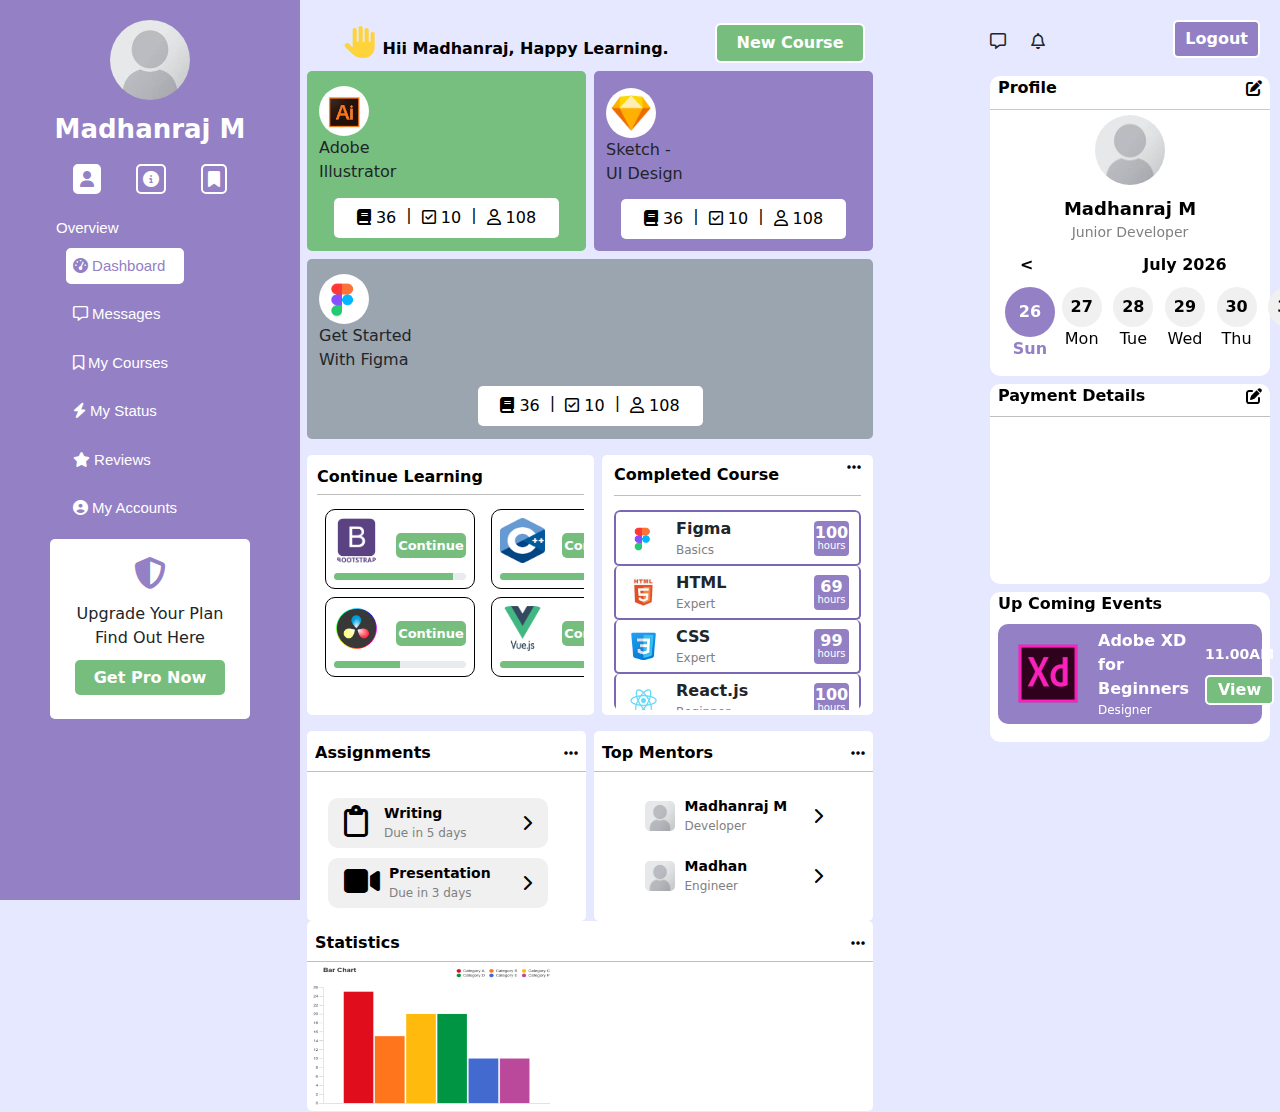
<file: index.html>
<!DOCTYPE html>
<html lang="en">
<head>
  <meta charset="UTF-8">
  <meta name="viewport" content="width=device-width, initial-scale=1.0">
  <title>Sidebar</title>
  <link rel="stylesheet" href="https://cdnjs.cloudflare.com/ajax/libs/font-awesome/6.7.2/css/all.min.css" integrity="sha512-Evv84Mr4kqVGRNSgIGL/F/aIDqQb7xQ2vcrdIwxfjThSH8CSR7PBEakCr51Ck+w+/U6swU2Im1vVX0SVk9ABhg==" crossorigin="anonymous" referrerpolicy="no-referrer" />
  <link href="https://cdn.jsdelivr.net/npm/bootstrap@5.3.0/dist/css/bootstrap.min.css" rel="stylesheet">
  <link href="style.css" rel="stylesheet">
  
  
</head>
<body>
  <!-- Toggle Buttons -->
  <button class="toggle-sidebar"><i class="fas fa-bars"></i></button>
  <!-- <button ><i class="fas fa-user"></i></button> -->

  <!-- Sidebar -->
  <div class="sidebar">
    <img src="images/profile.jpg" alt="Profile">
    <span class="name">Madhanraj M</span>
    <div>
      <a href="#"><i  class="fas fa-user fa-1x icon active user-icon"></i></a>
      <a href="#"><i class="fas fa-info-circle fa-1x icon"></i></a>
      <a href="#"><i class="fas fa-bookmark fa-1x icon"></i></a>
    </div>

    <div class="w-100">
      <span class="list-head mt-2 d-block text-start ps-3 hidden-s">Overview</span>
    </div>

    <ul class="list-group mt-2">
      <a href="#" style="text-decoration: none;"><li class="list-group-item list-items active"><i class="fa-solid fa-gauge-high" style="color: #9380c4;"></i> Dashboard</li></a>
      <a href="#" style="text-decoration: none;"><li class="list-group-item list-items"><i class="fa-regular fa-message"></i> Messages</li></a>
      <a href="#" style="text-decoration: none;"><li class="list-group-item list-items"><i class="fa-regular fa-bookmark"></i> My Courses</li></a>
      <a href="#" style="text-decoration: none;"><li class="list-group-item list-items"><i class="fas fa-bolt"></i> My Status</li></a>
      <a href="#" style="text-decoration: none;"><li class="list-group-item list-items"><i class="fas fa-star"></i> Reviews</li></a>
      <a href="#" style="text-decoration: none;"><li class="list-group-item list-items"><i class="fas fa-user-circle"></i> My Accounts</li></a>
    </ul>

    <div class="container pro d-flex flex-column align-items-center justify-content-center">
      <i class="fa-solid fa-shield-halved fa-2x" style="position: absolute; top: 18px; color: #9480c5;"></i>
      <span style="margin-top: 40px;">Upgrade Your Plan</span>
      <span>Find Out Here</span>
      <button class="btn1" style="margin-top: 10px;">Get Pro Now</button>
    </div>
  </div>

  <!-- Main Content Area -->
  <div class="main">
    <!-- Left Main Content -->
    <div class="left-main">
      <div class="d-flex flex-row justify-content-between align-items-center mt-2 mb-2 ">
        <div><i class="fa-solid fa-hand fa-2x" style="color: #FFD43B; margin-left: 30px; justify-content:center"></i><span style="color: black; font-weight: 600;"> Hii Madhanraj, Happy Learning.</span></div>
        <button type="button" class="btn" style="width: 150px; height: 40px; ">New Course</button>
      </div>

      <div class="row justify-content-center">
        <div class="col mx-1 d-flex flex-column mb-2" style="background-color: #77bf7e;">
          <img src="images/adobe.jpg" style="width: 50px; height: 50px; border-radius: 50px; margin-top: 15px;">
          <span>  Adobe <br>Illustrator</span>
          <div style="display: flex; justify-content: center; align-items: center; height: 100px;">
            <div class="d-flex flex-row icon-container justify-content-center align-items-center">
              <span style="color: #000000; margin: 0 10px;"><i class="fa-solid fa-book fa-1x" style="color: #000000; cursor: pointer;"></i> 36</span>
              <span style="color: black; margin-bottom: 5px;">|</span>
              <span style="color: #000000; margin: 0 10px;"><i class="fa-regular fa-square-check" style="color: #000000; cursor: pointer;"></i> 10</span>
              <span style="color: black; margin-bottom: 5px;">|</span>
              <span style="color: #000000; margin: 0 10px;"><i class="fa-regular fa-user" style="color: #000000; cursor: pointer;"></i> 108</span>
            </div>
          </div>
        </div>

        <div class="col mx-1 d-flex flex-column" style="background-color: #9480c5;">
          <img src="images/sketch.png" style="width: 50px; height: 50px; border-radius: 50px; margin-top: 17px;">
          <span>Sketch - <br> UI Design</span>
          <div style="display: flex; justify-content: center; align-items: center; height: 100px;">
            <div class="d-flex flex-row icon-container justify-content-center align-items-center">
              <span style="color: #000000; margin: 0 10px;"><i class="fa-solid fa-book fa-1x" style="color: #000000; cursor: pointer;"></i> 36</span>
              <span style="color: black; margin-bottom: 5px;">|</span>
              <span style="color: #000000; margin: 0 10px;"><i class="fa-regular fa-square-check" style="color: #000000; cursor: pointer;"></i> 10</span>
              <span style="color: black; margin-bottom: 5px;">|</span>
              <span style="color: #000000; margin: 0 10px;"><i class="fa-regular fa-user" style="color: #000000; cursor: pointer;"></i> 108</span>
            </div>
          </div>
        </div>

        <div class="col mx-1 d-flex flex-column" style="background-color: #9aa5b0;">
          <img src="images/figma.png" style="width: 50px; height: 50px; border-radius: 50px; margin-top: 15px;">
          <span>Get Started <br> With Figma</span>
          <div style="display: flex; justify-content: center; align-items: center; height: 100px;">
            <div class="d-flex flex-row icon-container justify-content-center align-items-center">
              <span style="color: #000000; margin: 0 10px;"><i class="fa-solid fa-book fa-1x" style="color: #000000; cursor: pointer;"></i> 36</span>
              <span style="color: black; margin-bottom: 5px;">|</span>
              <span style="color: #000000; margin: 0 10px;"><i class="fa-regular fa-square-check" style="color: #000000; cursor: pointer;"></i> 10</span>
              <span style="color: black; margin-bottom: 5px;">|</span>
              <span style="color: #000000; margin: 0 10px;"><i class="fa-regular fa-user" style="color: #000000; cursor: pointer;"></i> 108</span>
            </div>
          </div>
        </div>
      </div>







      






      <div class="row mt-3">
        <div class="col-md-6 coll1 mx-1">
          <div class="d-flex flex-row justify-content-between">
            <span class="card-head mt-0">Continue Learning</span>
          </div>
          <hr style="margin-top: 5px; margin-bottom: 5px; color: black; height: 10px;">
          <div class="scroll-wrapper">
            <div class="scroll-content d-flex">
              <div class="column mx-2">
                <div class="col4 mb-2 d-flex flex-column p-2" style="border-radius: 10px;">
                  <div class="d-flex flex-row align-items-center justify-content-between">
                    <img src="images/bootstrap.png" style="width: 45px; height: 45px; border-radius: 10px; margin-bottom: 10px;">
                    <button class="btns btn-sm d-flex align-items-center justify-content-center" style="width: 70px; height: 25px; font-size: 13px; font-weight: 600;">Continue</button>
                  </div>
                  <div class="progress" role="progressbar" aria-label="Example with label" aria-valuenow="25" aria-valuemin="0" aria-valuemax="100" style="height: 8px;">
                    <div class="progress-bar" style="width: 90%; background-color: #75bf7e;"></div>
                  </div>
                </div>
                <div class="col4 mb-2 d-flex flex-column p-2" style="border-radius: 10px;">
                  <div class="d-flex flex-row align-items-center justify-content-between">
                    <img src="images/davinci.png" style="width: 45px; height: 45px; border-radius: 10px; margin-bottom: 10px;">
                    <button class="btns btn-sm d-flex align-items-center justify-content-center" style="width: 70px; height: 25px; font-size: 13px; font-weight: 600;">Continue</button>
                  </div>
                  <div class="progress" role="progressbar" aria-label="Example with label" aria-valuenow="25" aria-valuemin="0" aria-valuemax="100" style="height: 8px;">
                    <div class="progress-bar" style="width: 50%; background-color: #75bf7e;"></div>
                  </div>
                </div>
              </div>
              <div class="column mx-2">
                <div class="col4 mb-2 d-flex flex-column p-2" style="border-radius: 10px;">
                  <div class="d-flex flex-row align-items-center justify-content-between">
                    <img src="images/C.png" style="width: 45px; height: 45px; border-radius: 10px; margin-bottom: 10px;">
                    <button class="btns btn-sm d-flex align-items-center justify-content-center" style="width: 70px; height: 25px; font-size: 13px; font-weight: 600;">Continue</button>
                  </div>
                  <div class="progress" role="progressbar" aria-label="Example with label" aria-valuenow="25" aria-valuemin="0" aria-valuemax="100" style="height: 8px;">
                    <div class="progress-bar" style="width: 70%;"></div>
                  </div>
                </div>
                <div class="col4 mb-2 d-flex flex-column p-2" style="border-radius: 10px;">
                  <div class="d-flex flex-row align-items-center justify-content-between">
                    <img src="images/Vue.png" style="width: 45px; height: 45px; border-radius: 10px; margin-bottom: 10px;">
                    <button class="btns btn-sm d-flex align-items-center justify-content-center" style="width: 70px; height: 25px; font-size: 13px; font-weight: 600;">Continue</button>
                  </div>
                  <div class="progress" role="progressbar" aria-label="Example with label" aria-valuenow="25" aria-valuemin="0" aria-valuemax="100" style="height: 8px;">
                    <div class="progress-bar" style="width: 65%;"></div>
                  </div>
                </div>
              </div>
              <div class="column mx-2">
                <div class="col4 mb-2 d-flex flex-column p-2" style="border-radius: 10px;">
                  <div class="d-flex flex-row align-items-center justify-content-between">
                    <img src="images/capcut.png" style="width: 45px; height: 45px; border-radius: 10px; margin-bottom: 10px;">
                    <button class="btns btn-sm d-flex align-items-center justify-content-center" style="width: 70px; height: 25px; font-size: 13px; font-weight: 600;">Continue</button>
                  </div>
                  <div class="progress" role="progressbar" aria-label="Example with label" aria-valuenow="25" aria-valuemin="0" aria-valuemax="100" style="height: 8px;">
                    <div class="progress-bar" style="width: 95%;"></div>
                  </div>
                </div>
                <div class="col4 mb-2 d-flex flex-column p-2" style="border-radius: 10px;">
                  <div class="d-flex flex-row align-items-center justify-content-between">
                    <img src="images/premiere.jpg" style="width: 45px; height: 45px; border-radius: 10px; margin-bottom: 10px;">
                    <button class="btns btn-sm d-flex align-items-center justify-content-center" style="width: 70px; height: 25px; font-size: 13px; font-weight: 600;">Continue</button>
                  </div>
                  <div class="progress" role="progressbar" aria-label="Example with label" aria-valuenow="25" aria-valuemin="0" aria-valuemax="100" style="height: 8px;">
                    <div class="progress-bar" style="width: 10%;"></div>
                  </div>
                </div>
              </div>
              <div class="column mx-2">
                <div class="col4 mb-2 d-flex flex-column p-2" style="border-radius: 10px;">
                  <div class="d-flex flex-row align-items-center justify-content-between">
                    <img src="images/kotlin.jpg" style="width: 45px; height: 45px; border-radius: 10px; margin-bottom: 10px;">
                    <button class="btns btn-sm d-flex align-items-center justify-content-center" style="width: 70px; height: 25px; font-size: 13px; font-weight: 600;">Continue</button>
                  </div>
                  <div class="progress" role="progressbar" aria-label="Example with label" aria-valuenow="25" aria-valuemin="0" aria-valuemax="100" style="height: 8px;">
                    <div class="progress-bar" style="width: 30%; background-color: #75bf7e;"></div>
                  </div>
                </div>
                <div class="col4 mb-2 d-flex flex-column p-2" style="border-radius: 10px;">
                  <div class="d-flex flex-row align-items-center justify-content-between">
                    <img src="images/node.png" style="width: 45px; height: 45px; border-radius: 10px; margin-bottom: 10px;">
                    <button class="btns btn-sm d-flex align-items-center justify-content-center" style="width: 70px; height: 25px; font-size: 13px; font-weight: 600;">Continue</button>
                  </div>
                  <div class="progress" role="progressbar" aria-label="Example with label" aria-valuenow="25" aria-valuemin="0" aria-valuemax="100" style="height: 8px;">
                    <div class="progress-bar" style="width: 25%;"></div>
                  </div>
                </div>
              </div>
              <div class="column mx-2">
                <div class="col4 mb-2 d-flex flex-column p-2" style="border-radius: 10px;">
                  <div class="d-flex flex-row align-items-center justify-content-between">
                    <img src="images/Angular js.png" style="width: 45px; height: 45px; border-radius: 10px; margin-bottom: 10px;">
                    <button class="btns btn-sm d-flex align-items-center justify-content-center" style="width: 70px; height: 25px; font-size: 13px; font-weight: 600;">Continue</button>
                  </div>
                  <div class="progress" role="progressbar" aria-label="Example with label" aria-valuenow="25" aria-valuemin="0" aria-valuemax="100" style="height: 8px;">
                    <div class="progress-bar" style="width: 40%;"></div>
                  </div>
                </div>
                <div class="col4 mb-2 d-flex flex-column p-2" style="border-radius: 10px;">
                  <div class="d-flex flex-row align-items-center justify-content-between">
                    <img src="images/Mongo.png" style="width: 45px; height: 45px; border-radius: 10px; margin-bottom: 10px;">
                    <button class="btns btn-sm d-flex align-items-center justify-content-center" style="width: 70px; height: 25px; font-size: 13px; font-weight: 600;">Continue</button>
                  </div>
                  <div class="progress" role="progressbar" aria-label="Example with label" aria-valuenow="25" aria-valuemin="0" aria-valuemax="100" style="height: 8px;">
                    <div class="progress-bar" style="width: 60%;"></div>
                  </div>
                </div>
              </div>
            </div>
          </div>
        </div>

        <div class="col coll2 mx-1">
          <div class="d-flex flex-row justify-content-between">
            <span class="card-head mt-2">Completed Course</span>
            <div class="dropdown">
              <button class="btn btn-light p-0 border-0 dropdown-toggle no-caret" type="button" data-bs-toggle="dropdown" aria-expanded="false" style="background-color: transparent;">
                <i class="fas fa-ellipsis-h" style="color: black;"></i>
              </button>
              <ul class="dropdown-menu dropdown-menu-end">
                <li style="margin-left: 5px;">Sort By</li>
                <li><hr class="dropdown-divider"></li>
                <li><a class="dropdown-item" href="#">Latest</a></li>
                <li><a class="dropdown-item" href="#">Old</a></li>
                <li><a class="dropdown-item" href="#">Name</a></li>
              </ul>
            </div>
          </div>
          <hr style="margin-top: 8px; margin-bottom: 5px; color: black; height: 10px;">
          <ul class="list-group group m-0" style="max-height: 200px; overflow-y: auto;">
            <li class="list-group-item list-items-2 d-flex flex-row justify-content-between align-items-center">
              <div class="d-flex flex-row align-items-center">
                <img src="images/figma.png" style="width: 35px; height: 35px; border-radius: 5px; margin-right: 15px;">
                <div class="d-flex flex-column">
                  <div style="font-weight: 600;">Figma</div>
                  <div style="font-size: 12px; color: gray;">Basics</div>
                </div>
              </div>
              <div class="d-flex flex-column align-items-center justify-content-center" style="width: 35px; height: 35px; background-color: #9380c4; border-radius: 4px; color: white; line-height: 1;">
                <span style="margin: 0; padding: 0; font-weight: 700;">100</span>
                <span style="margin: 0; padding: 0; font-size: 10px;">hours</span>
              </div>
            </li>
            <li class="list-group-item list-items-2 d-flex flex-row justify-content-between align-items-center">
              <div class="d-flex flex-row align-items-center">
                <img src="images/HTML.jpg" style="width: 35px; height: 35px; border-radius: 5px; margin-right: 15px;">
                <div class="d-flex flex-column">
                  <div style="font-weight: 600;">HTML</div>
                  <div style="font-size: 12px; color: gray;">Expert</div>
                </div>
              </div>
              <div class="d-flex flex-column align-items-center justify-content-center" style="width: 35px; height: 35px; background-color: #9380c4; border-radius: 4px; color: white; line-height: 1;">
                <span style="margin: 0; padding: 0; font-weight: 700;">69</span>
                <span style="margin: 0; padding: 0; font-size: 10px;">hours</span>
              </div>
            </li>
            <li class="list-group-item list-items-2 d-flex flex-row justify-content-between align-items-center">
              <div class="d-flex flex-row align-items-center">
                <img src="images/css.png" style="width: 35px; height: 35px; border-radius: 5px; margin-right: 15px;">
                <div class="d-flex flex-column">
                  <div style="font-weight: 600;">CSS</div>
                  <div style="font-size: 12px; color: gray;">Expert</div>
                </div>
              </div>
              <div class="d-flex flex-column align-items-center justify-content-center" style="width: 35px; height: 35px; background-color: #9380c4; border-radius: 4px; color: white; line-height: 1;">
                <span style="margin: 0; padding: 0; font-weight: 700;">99</span>
                <span style="margin: 0; padding: 0; font-size: 10px;">hours</span>
              </div>
            </li>
            <li class="list-group-item list-items-2 d-flex flex-row justify-content-between align-items-center">
              <div class="d-flex flex-row align-items-center">
                <img src="images/react.png" style="width: 35px; height: 35px; border-radius: 5px; margin-right: 15px;">
                <div class="d-flex flex-column">
                  <div style="font-weight: 600;">React.js</div>
                  <div style="font-size: 12px; color: gray;">Beginner</div>
                </div>
              </div>
              <div class="d-flex flex-column align-items-center justify-content-center" style="width: 35px; height: 35px; background-color: #9380c4; border-radius: 4px; color: white; line-height: 1;">
                <span style="margin: 0; padding: 0; font-weight: 700;">100</span>
                <span style="margin: 0; padding: 0; font-size: 10px;">hours</span>
              </div>
            </li>
            <li class="list-group-item list-items-2 d-flex flex-row justify-content-between align-items-center">
              <div class="d-flex flex-row align-items-center">
                <img src="images/git.png" style="width: 30px; height: 30px; border-radius: 5px; margin-right: 20px;">
                <div class="d-flex flex-column">
                  <div style="font-weight: 600;">Git Hub</div>
                  <div style="font-size: 12px; color: gray;">Intermediate</div>
                </div>
              </div>
              <div class="d-flex flex-column align-items-center justify-content-center" style="width: 35px; height: 35px; background-color: #9380c4; border-radius: 4px; color: white; line-height: 1;">
                <span style="margin: 0; padding: 0; font-weight: 700;">98</span>
                <span style="margin: 0; padding: 0; font-size: 10px;">hours</span>
              </div>
            </li>
            <li class="list-group-item list-items-2 d-flex flex-row justify-content-between align-items-center">
              <div class="d-flex flex-row align-items-center">
                <img src="images/python.png" style="width: 30px; height: 30px; border-radius: 5px; margin-right: 20px;">
                <div class="d-flex flex-column">
                  <div style="font-weight: 600;">Python</div>
                  <div style="font-size: 12px; color: gray;">Advance</div>
                </div>
              </div>
              <div class="d-flex flex-column align-items-center justify-content-center" style="width: 35px; height: 35px; background-color: #9380c4; border-radius: 4px; color: white; line-height: 1;">
                <span style="margin: 0; padding: 0; font-weight: 700;">100</span>
                <span style="margin: 0; padding: 0; font-size: 10px;">hours</span>
              </div>
            </li>
            <li class="list-group-item list-items-2 d-flex flex-row justify-content-between align-items-center">
              <div class="d-flex flex-row align-items-center">
                <img src="images/java.png" style="width: 30px; height: 30px; border-radius: 5px; margin-right: 20px;">
                <div class="d-flex flex-column">
                  <div style="font-weight: 600;">Java</div>
                  <div style="font-size: 12px; color: gray;">Beginner</div>
                </div>
              </div>
              <div class="d-flex flex-column align-items-center justify-content-center" style="width: 35px; height: 35px; background-color: #9380c4; border-radius: 4px; color: white; line-height: 1;">
                <span style="margin: 0; padding: 0; font-weight: 700;">98</span>
                <span style="margin: 0; padding: 0; font-size: 10px;">hours</span>
              </div>
            </li>
            <li class="list-group-item list-items-2 d-flex flex-row justify-content-between align-items-center">
              <div class="d-flex flex-row align-items-center">
                <img src="images/javascript.png" style="width: 30px; height: 30px; border-radius: 5px; margin-right: 20px;">
                <div class="d-flex flex-column">
                  <div style="font-weight: 600;">Java Script</div>
                  <div style="font-size: 12px; color: gray;">Intermediate</div>
                </div>
              </div>
              <div class="d-flex flex-column align-items-center justify-content-center" style="width: 35px; height: 35px; background-color: #9380c4; border-radius: 4px; color: white; line-height: 1;">
                <span style="margin: 0; padding: 0; font-weight: 700;">98</span>
                <span style="margin: 0; padding: 0; font-size: 10px;">hours</span>
              </div>
            </li>
            <li class="list-group-item list-items-2 d-flex flex-row justify-content-between align-items-center">
              <div class="d-flex flex-row align-items-center">
                <img src="images/flutter.png" style="width: 30px; height: 30px; border-radius: 5px; margin-right: 20px;">
                <div class="d-flex flex-column">
                  <div style="font-weight: 600;">Flutter</div>
                  <div style="font-size: 12px; color: gray;">Beginner</div>
                </div>
              </div>
              <div class="d-flex flex-column align-items-center justify-content-center" style="width: 35px; height: 35px; background-color: #9380c4; border-radius: 4px; color: white; line-height: 1;">
                <span style="margin: 0; padding: 0; font-weight: 700;">98</span>
                <span style="margin: 0; padding: 0; font-size: 10px;">hours</span>
              </div>
            </li>
          </ul>
        </div>
      </div>

      <div class="row mt-3">
        <div class="col coll3 mx-1">
          <div class="d-flex flex-row justify-content-between mx-2">
            <span class="card-head">Assignments</span>
            <div class="dropdown">
              <button class="btn btn-light p-0 border-0 dropdown-toggle no-caret" type="button" data-bs-toggle="dropdown" aria-expanded="false" style="background-color: transparent;">
                <i class="fas fa-ellipsis-h" style="color: black;"></i>
              </button>
              <ul class="dropdown-menu dropdown-menu-end">
                <li style="margin-left: 5px;">Sort By</li>
                <li><hr class="dropdown-divider"></li>
                <li><a class="dropdown-item" href="#">New</a></li>
                <li><a class="dropdown-item" href="#">Old</a></li>
              </ul>
            </div>
          </div>
          <hr style="margin-top: 5px; margin-bottom: 10px; color: black; height: 10px;">
          <div class="d-flex flex-column p-3">
            <div class="d-flex flex-row justify-content-between align-items-center Assignments p-3 mt-0">
              <div class="d-flex flex-row align-items-center ml-5">
                <i class="fa-regular fa-clipboard fa-2x" style="color: #000000; width: 30px; height: 30px; margin-right: 10px; margin-bottom: 5px;"></i>
                <div class="d-flex flex-column">
                  <div style="font-weight: 600; font-size: 14px;">Writing</div>
                  <div style="font-size: 12px; color: gray;">Due in 5 days</div>
                </div>
              </div>
              <i class="fa-solid fa-chevron-right" style="color: #000000; cursor: pointer;"></i>
            </div>
            <div class="d-flex flex-row justify-content-between align-items-center Assignments p-3">
              <div class="d-flex flex-row align-items-center">
                <i class="fa-solid fa-video fa-2x" style="color: #000000; width: 30px; height: 30px; margin-right: 15px; margin-bottom: 5px;"></i>
                <div class="d-flex flex-column">
                  <div style="font-weight: 600; font-size: 14px;">Presentation</div>
                  <div style="font-size: 12px; color: gray;">Due in 3 days</div>
                </div>
              </div>
              <i class="fa-solid fa-chevron-right" style="color: #000000; cursor: pointer;"></i>
            </div>
          </div>
        </div>

        <div class="col coll3 mx-1">
          <div class="d-flex flex-row justify-content-between mx-2">
            <span class="card-head">Top Mentors</span>
            <div class="dropdown">
              <button class="btn btn-light p-0 border-0 dropdown-toggle no-caret" type="button" data-bs-toggle="dropdown" aria-expanded="false" style="background-color: transparent;">
                <i class="fas fa-ellipsis-h" style="color: black;"></i>
              </button>
              <ul class="dropdown-menu dropdown-menu-end">
                <li style="margin-left: 5px;">Sort By</li>
                <li><hr class="dropdown-divider"></li>
                <li><a class="dropdown-item" href="#">Name</a></li>
                <li><a class="dropdown-item" href="#">Latest</a></li>
                <li><a class="dropdown-item" href="#">Old</a></li>
              </ul>
            </div>
          </div>
          <hr style="margin-top: 5px; margin-bottom: 5px; color: black; height: 10px;">
          <div class="d-flex flex-column align-items-center mentor-list">
            <div class="d-flex flex-row justify-content-between align-items-center mentor p-3">
              <div class="d-flex flex-row align-items-center">
                <img src="images/profile.jpg" style="width: 30px; height: 30px; border-radius: 5px; margin-right: 10px;">
                <div class="d-flex flex-column">
                  <div style="font-weight: 600; font-size: 14px;">Madhanraj M</div>
                  <div style="font-size: 12px; color: gray;">Developer</div>
                </div>
              </div>
              <i class="fa-solid fa-chevron-right" style="color: #000000; cursor: pointer;"></i>
            </div>
            <div class="d-flex flex-row justify-content-between align-items-center mentor p-3">
              <div class="d-flex flex-row align-items-center">
                <img src="images/profile.jpg" style="width: 30px; height: 30px; border-radius: 5px; margin-right: 10px;">
                <div class="d-flex flex-column">
                  <div style="font-weight: 600; font-size: 14px;">Madhan</div>
                  <div style="font-size: 12px; color: gray;">Engineer</div>
                </div>
              </div>
              <i class="fa-solid fa-chevron-right" style="color: #000000; cursor: pointer;"></i>
            </div>
            <div class="d-flex flex-row justify-content-between align-items-center mentor p-3">
              <div class="d-flex flex-row align-items-center">
                <img src="images/profile.jpg" style="width: 30px; height: 30px; border-radius: 5px; margin-right: 10px;">
                <div class="d-flex flex-column">
                  <div style="font-weight: 600; font-size: 14px;">Nolan</div>
                  <div style="font-size: 12px; color: gray;">Director</div>
                </div>
              </div>
              <i class="fa-solid fa-chevron-right" style="color: #000000; cursor: pointer;"></i>
            </div>
            <div class="d-flex flex-row justify-content-between align-items-center mentor p-3">
              <div class="d-flex flex-row align-items-center">
                <img src="images/profile.jpg" style="width: 30px; height: 30px; border-radius: 5px; margin-right: 10px;">
                <div class="d-flex flex-column">
                  <div style="font-weight: 600; font-size: 14px;">David Fincher</div>
                  <div style="font-size: 12px; color: gray;">Director</div>
                </div>
              </div>
              <i class="fa-solid fa-chevron-right" style="color: #000000; cursor: pointer;"></i>
            </div>
          </div>
        </div>

        <div class="col coll3 mx-1">
          <div class="d-flex flex-row justify-content-between mx-2">
            <span class="card-head">Statistics</span>
            <div class="dropdown">
              <button class="btn btn-light p-0 border-0 dropdown-toggle no-caret" type="button" data-bs-toggle="dropdown" aria-expanded="false" style="background-color: transparent;">
                <i class="fas fa-ellipsis-h" style="color: black;"></i>
              </button>
              <ul class="dropdown-menu dropdown-menu-end">
                <li style="margin-left: 5px;">Sort By</li>
                <li><hr class="dropdown-divider"></li>
                <li><a class="dropdown-item" href="#">Latest</a></li>
                <li><a class="dropdown-item" href="#">Old</a></li>
                <li><a class="dropdown-item" href="#">Name</a></li>
              </ul>
            </div>
          </div>
          <hr style="margin-top: 5px; margin-bottom: 0px; color: black; height: 10px;">
          <img src="images/bar-graph.png" style="width: 250px; height: 150px; padding: 5px;">
        </div>
      </div>
    </div>

    <!-- Right Main Content -->
    <div class="right-main">
      <div class="d-flex flex-row justify-content-between">
        <div style="margin-top: 20px;">
          <i class="fa-regular fa-message" style="cursor: pointer; margin-right: 20px;"></i>
          <i class="fa-regular fa-bell" style="cursor: pointer;"></i>
        </div>
        <div>
          <button class="logout">Logout</button>
        </div>
      </div>

      <div class="container-profile mb-2">
        <div class="d-flex flex-row justify-content-between m-2">
          <span class="card-head">Profile</span>
          <div class="dropdown">
            <button class="btn btn-light p-0 border-0 dropdown-toggle no-caret" type="button" data-bs-toggle="dropdown" aria-expanded="false" style="background-color: transparent;">
              <i class="fa-solid fa-pen-to-square" style="color: black;"></i>
            </button>
            <ul class="dropdown-menu dropdown-menu-end">
              <li><a class="dropdown-item" href="#">Edit Profile</a></li>
              <li><a class="dropdown-item" href="#">Switch Account</a></li>
              <li><a class="dropdown-item" href="#">Sign Out</a></li>
            </ul>
          </div>
        </div>
        <hr style="margin-top: 2px; margin-bottom: 5px;">
        <div style="text-align: center;">
          <img src="images/profile.jpg" style="width: 70px; height: 70px; border-radius: 50px;">
        </div>
        <div style="color: white; text-align: center; margin-top: 10px;">
          <div style="font-weight: bold; font-size: 18px; color: black;">Madhanraj M</div>
          <div style="font-size: 14px; color: gray;">Junior Developer</div>
        </div>
        <div class="calendar">
          <div class="calendar-header">
            <span class="prev"><</span>
            <span class="month-year"></span>
            <span class="next">></span>
          </div>
          <div class="days"></div>
        </div>
      </div>

      <div class="container-payment mb-2">
        <div class="d-flex flex-row justify-content-between m-2">
          <span class="card-head" style="color: black;">Payment Details</span>
          <i class="fa-solid fa-pen-to-square" style="display: flex; align-items: center; color: #000000; cursor: pointer;"></i>
        </div>
        <hr style="margin-top: 5px; margin-bottom: 10px; color: black; height: 10px;">
      </div>

      <div class="container-event">
        <div class="m-2 card-head">Up Coming Events</div>
        <div class="container-upcoming m-2">
          <div class="d-flex flex-row justify-content-between align-items-center">
            <div class="d-flex flex-row align-items-center">
              <img src="images/XD.png" style="width: 80px; height: 80px; margin: 10px; border-radius: 5px;">
              <div class="d-flex flex-column">
                <div style="font-weight: bold; color: white;">Adobe XD for Beginners</div>
                <div style="font-size: 12px; color: white;">Designer</div>
              </div>
            </div>
            <div class="d-flex flex-column m-3">
              <div style="color: white; font-weight: 600; font-size:14px;">11.00AM</div>
              <button class="button">View</button>
            </div>
          </div>
        </div>
      </div>
    </div>
  </div>

  <script src="https://cdn.jsdelivr.net/npm/bootstrap@5.3.6/dist/js/bootstrap.bundle.min.js" integrity="sha384-j1CDi7MgGQ12Z7Qab0qlWQ/Qqz24Gc6BM0thvEMVjHnfYGF0rmFCozFSxQBxwHKO" crossorigin="anonymous"></script>

  <script src="script.js"></script>
</body>
</html>
</file>
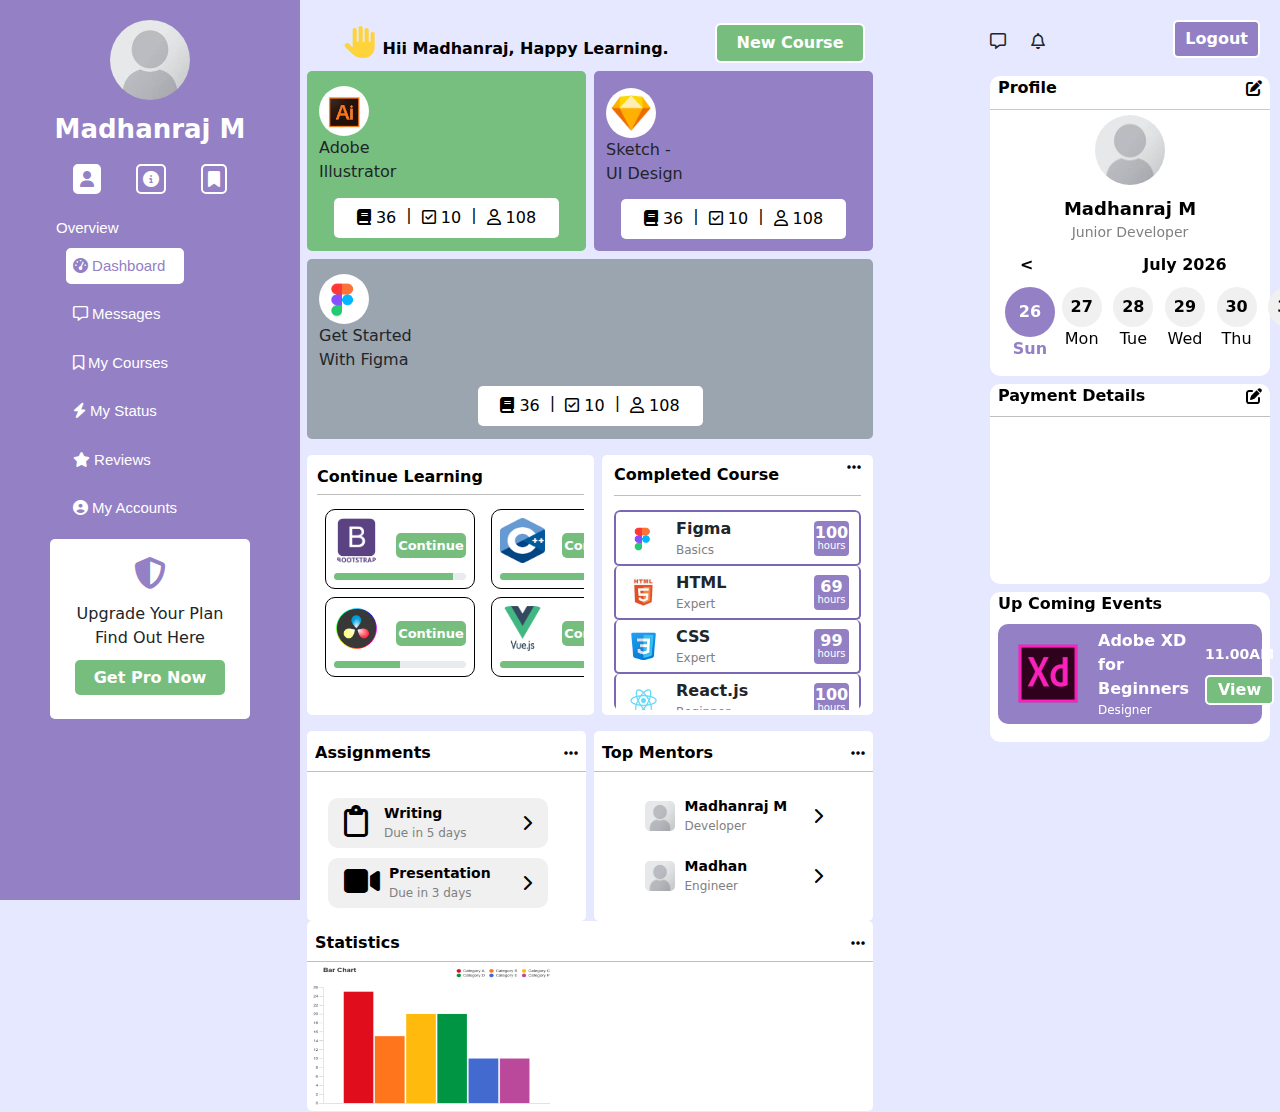
<file: home.html>
<!DOCTYPE html>
<html lang="en">
<head>
  <meta charset="UTF-8">
  <meta name="viewport" content="width=device-width, initial-scale=1.0">
  <title>Sidebar</title>
  <link rel="stylesheet" href="https://cdnjs.cloudflare.com/ajax/libs/font-awesome/6.7.2/css/all.min.css" integrity="sha512-Evv84Mr4kqVGRNSgIGL/F/aIDqQb7xQ2vcrdIwxfjThSH8CSR7PBEakCr51Ck+w+/U6swU2Im1vVX0SVk9ABhg==" crossorigin="anonymous" referrerpolicy="no-referrer" />
  <link href="https://cdn.jsdelivr.net/npm/bootstrap@5.3.0/dist/css/bootstrap.min.css" rel="stylesheet">
  <link href="style.css" rel="stylesheet">
  
  
</head>
<body>
  <!-- Toggle Buttons -->
  <button class="toggle-sidebar"><i class="fas fa-bars"></i></button>
  <!-- <button ><i class="fas fa-user"></i></button> -->

  <!-- Sidebar -->
  <div class="sidebar">
    <img src="images/profile.jpg" alt="Profile">
    <span class="name">Madhanraj M</span>
    <div>
      <a href="#"><i  class="fas fa-user fa-1x icon active user-icon"></i></a>
      <a href="#"><i class="fas fa-info-circle fa-1x icon"></i></a>
      <a href="#"><i class="fas fa-bookmark fa-1x icon"></i></a>
    </div>

    <div class="w-100">
      <span class="list-head mt-2 d-block text-start ps-3 hidden-s">Overview</span>
    </div>

    <ul class="list-group mt-2">
      <a href="#" style="text-decoration: none;"><li class="list-group-item list-items active"><i class="fa-solid fa-gauge-high" style="color: #9380c4;"></i> Dashboard</li></a>
      <a href="#" style="text-decoration: none;"><li class="list-group-item list-items"><i class="fa-regular fa-message"></i> Messages</li></a>
      <a href="#" style="text-decoration: none;"><li class="list-group-item list-items"><i class="fa-regular fa-bookmark"></i> My Courses</li></a>
      <a href="#" style="text-decoration: none;"><li class="list-group-item list-items"><i class="fas fa-bolt"></i> My Status</li></a>
      <a href="#" style="text-decoration: none;"><li class="list-group-item list-items"><i class="fas fa-star"></i> Reviews</li></a>
      <a href="#" style="text-decoration: none;"><li class="list-group-item list-items"><i class="fas fa-user-circle"></i> My Accounts</li></a>
    </ul>

    <div class="container pro d-flex flex-column align-items-center justify-content-center">
      <i class="fa-solid fa-shield-halved fa-2x" style="position: absolute; top: 18px; color: #9480c5;"></i>
      <span style="margin-top: 40px;">Upgrade Your Plan</span>
      <span>Find Out Here</span>
      <button class="btn1" style="margin-top: 10px;">Get Pro Now</button>
    </div>
  </div>

  <!-- Main Content Area -->
  <div class="main">
    <!-- Left Main Content -->
    <div class="left-main">
      <div class="d-flex flex-row justify-content-between align-items-center mt-2 mb-2 ">
        <div><i class="fa-solid fa-hand fa-2x" style="color: #FFD43B; margin-left: 30px; justify-content:center"></i><span style="color: black; font-weight: 600;"> Hii Madhanraj, Happy Learning.</span></div>
        <button type="button" class="btn" style="width: 150px; height: 40px; ">New Course</button>
      </div>

      <div class="row justify-content-center">
        <div class="col mx-1 d-flex flex-column mb-2" style="background-color: #77bf7e;">
          <img src="images/adobe.jpg" style="width: 50px; height: 50px; border-radius: 50px; margin-top: 15px;">
          <span>  Adobe <br>Illustrator</span>
          <div style="display: flex; justify-content: center; align-items: center; height: 100px;">
            <div class="d-flex flex-row icon-container justify-content-center align-items-center">
              <span style="color: #000000; margin: 0 10px;"><i class="fa-solid fa-book fa-1x" style="color: #000000; cursor: pointer;"></i> 36</span>
              <span style="color: black; margin-bottom: 5px;">|</span>
              <span style="color: #000000; margin: 0 10px;"><i class="fa-regular fa-square-check" style="color: #000000; cursor: pointer;"></i> 10</span>
              <span style="color: black; margin-bottom: 5px;">|</span>
              <span style="color: #000000; margin: 0 10px;"><i class="fa-regular fa-user" style="color: #000000; cursor: pointer;"></i> 108</span>
            </div>
          </div>
        </div>

        <div class="col mx-1 d-flex flex-column" style="background-color: #9480c5;">
          <img src="images/sketch.png" style="width: 50px; height: 50px; border-radius: 50px; margin-top: 17px;">
          <span>Sketch - <br> UI Design</span>
          <div style="display: flex; justify-content: center; align-items: center; height: 100px;">
            <div class="d-flex flex-row icon-container justify-content-center align-items-center">
              <span style="color: #000000; margin: 0 10px;"><i class="fa-solid fa-book fa-1x" style="color: #000000; cursor: pointer;"></i> 36</span>
              <span style="color: black; margin-bottom: 5px;">|</span>
              <span style="color: #000000; margin: 0 10px;"><i class="fa-regular fa-square-check" style="color: #000000; cursor: pointer;"></i> 10</span>
              <span style="color: black; margin-bottom: 5px;">|</span>
              <span style="color: #000000; margin: 0 10px;"><i class="fa-regular fa-user" style="color: #000000; cursor: pointer;"></i> 108</span>
            </div>
          </div>
        </div>

        <div class="col mx-1 d-flex flex-column" style="background-color: #9aa5b0;">
          <img src="images/figma.png" style="width: 50px; height: 50px; border-radius: 50px; margin-top: 15px;">
          <span>Get Started <br> With Figma</span>
          <div style="display: flex; justify-content: center; align-items: center; height: 100px;">
            <div class="d-flex flex-row icon-container justify-content-center align-items-center">
              <span style="color: #000000; margin: 0 10px;"><i class="fa-solid fa-book fa-1x" style="color: #000000; cursor: pointer;"></i> 36</span>
              <span style="color: black; margin-bottom: 5px;">|</span>
              <span style="color: #000000; margin: 0 10px;"><i class="fa-regular fa-square-check" style="color: #000000; cursor: pointer;"></i> 10</span>
              <span style="color: black; margin-bottom: 5px;">|</span>
              <span style="color: #000000; margin: 0 10px;"><i class="fa-regular fa-user" style="color: #000000; cursor: pointer;"></i> 108</span>
            </div>
          </div>
        </div>
      </div>







      






      <div class="row mt-3">
        <div class="col-md-6 coll1 mx-1">
          <div class="d-flex flex-row justify-content-between">
            <span class="card-head mt-0">Continue Learning</span>
          </div>
          <hr style="margin-top: 5px; margin-bottom: 5px; color: black; height: 10px;">
          <div class="scroll-wrapper">
            <div class="scroll-content d-flex">
              <div class="column mx-2">
                <div class="col4 mb-2 d-flex flex-column p-2" style="border-radius: 10px;">
                  <div class="d-flex flex-row align-items-center justify-content-between">
                    <img src="images/bootstrap.png" style="width: 45px; height: 45px; border-radius: 10px; margin-bottom: 10px;">
                    <button class="btns btn-sm d-flex align-items-center justify-content-center" style="width: 70px; height: 25px; font-size: 13px; font-weight: 600;">Continue</button>
                  </div>
                  <div class="progress" role="progressbar" aria-label="Example with label" aria-valuenow="25" aria-valuemin="0" aria-valuemax="100" style="height: 8px;">
                    <div class="progress-bar" style="width: 90%; background-color: #75bf7e;"></div>
                  </div>
                </div>
                <div class="col4 mb-2 d-flex flex-column p-2" style="border-radius: 10px;">
                  <div class="d-flex flex-row align-items-center justify-content-between">
                    <img src="images/davinci.png" style="width: 45px; height: 45px; border-radius: 10px; margin-bottom: 10px;">
                    <button class="btns btn-sm d-flex align-items-center justify-content-center" style="width: 70px; height: 25px; font-size: 13px; font-weight: 600;">Continue</button>
                  </div>
                  <div class="progress" role="progressbar" aria-label="Example with label" aria-valuenow="25" aria-valuemin="0" aria-valuemax="100" style="height: 8px;">
                    <div class="progress-bar" style="width: 50%; background-color: #75bf7e;"></div>
                  </div>
                </div>
              </div>
              <div class="column mx-2">
                <div class="col4 mb-2 d-flex flex-column p-2" style="border-radius: 10px;">
                  <div class="d-flex flex-row align-items-center justify-content-between">
                    <img src="images/C.png" style="width: 45px; height: 45px; border-radius: 10px; margin-bottom: 10px;">
                    <button class="btns btn-sm d-flex align-items-center justify-content-center" style="width: 70px; height: 25px; font-size: 13px; font-weight: 600;">Continue</button>
                  </div>
                  <div class="progress" role="progressbar" aria-label="Example with label" aria-valuenow="25" aria-valuemin="0" aria-valuemax="100" style="height: 8px;">
                    <div class="progress-bar" style="width: 70%;"></div>
                  </div>
                </div>
                <div class="col4 mb-2 d-flex flex-column p-2" style="border-radius: 10px;">
                  <div class="d-flex flex-row align-items-center justify-content-between">
                    <img src="images/Vue.png" style="width: 45px; height: 45px; border-radius: 10px; margin-bottom: 10px;">
                    <button class="btns btn-sm d-flex align-items-center justify-content-center" style="width: 70px; height: 25px; font-size: 13px; font-weight: 600;">Continue</button>
                  </div>
                  <div class="progress" role="progressbar" aria-label="Example with label" aria-valuenow="25" aria-valuemin="0" aria-valuemax="100" style="height: 8px;">
                    <div class="progress-bar" style="width: 65%;"></div>
                  </div>
                </div>
              </div>
              <div class="column mx-2">
                <div class="col4 mb-2 d-flex flex-column p-2" style="border-radius: 10px;">
                  <div class="d-flex flex-row align-items-center justify-content-between">
                    <img src="images/capcut.png" style="width: 45px; height: 45px; border-radius: 10px; margin-bottom: 10px;">
                    <button class="btns btn-sm d-flex align-items-center justify-content-center" style="width: 70px; height: 25px; font-size: 13px; font-weight: 600;">Continue</button>
                  </div>
                  <div class="progress" role="progressbar" aria-label="Example with label" aria-valuenow="25" aria-valuemin="0" aria-valuemax="100" style="height: 8px;">
                    <div class="progress-bar" style="width: 95%;"></div>
                  </div>
                </div>
                <div class="col4 mb-2 d-flex flex-column p-2" style="border-radius: 10px;">
                  <div class="d-flex flex-row align-items-center justify-content-between">
                    <img src="images/premiere.jpg" style="width: 45px; height: 45px; border-radius: 10px; margin-bottom: 10px;">
                    <button class="btns btn-sm d-flex align-items-center justify-content-center" style="width: 70px; height: 25px; font-size: 13px; font-weight: 600;">Continue</button>
                  </div>
                  <div class="progress" role="progressbar" aria-label="Example with label" aria-valuenow="25" aria-valuemin="0" aria-valuemax="100" style="height: 8px;">
                    <div class="progress-bar" style="width: 10%;"></div>
                  </div>
                </div>
              </div>
              <div class="column mx-2">
                <div class="col4 mb-2 d-flex flex-column p-2" style="border-radius: 10px;">
                  <div class="d-flex flex-row align-items-center justify-content-between">
                    <img src="images/kotlin.jpg" style="width: 45px; height: 45px; border-radius: 10px; margin-bottom: 10px;">
                    <button class="btns btn-sm d-flex align-items-center justify-content-center" style="width: 70px; height: 25px; font-size: 13px; font-weight: 600;">Continue</button>
                  </div>
                  <div class="progress" role="progressbar" aria-label="Example with label" aria-valuenow="25" aria-valuemin="0" aria-valuemax="100" style="height: 8px;">
                    <div class="progress-bar" style="width: 30%; background-color: #75bf7e;"></div>
                  </div>
                </div>
                <div class="col4 mb-2 d-flex flex-column p-2" style="border-radius: 10px;">
                  <div class="d-flex flex-row align-items-center justify-content-between">
                    <img src="images/node.png" style="width: 45px; height: 45px; border-radius: 10px; margin-bottom: 10px;">
                    <button class="btns btn-sm d-flex align-items-center justify-content-center" style="width: 70px; height: 25px; font-size: 13px; font-weight: 600;">Continue</button>
                  </div>
                  <div class="progress" role="progressbar" aria-label="Example with label" aria-valuenow="25" aria-valuemin="0" aria-valuemax="100" style="height: 8px;">
                    <div class="progress-bar" style="width: 25%;"></div>
                  </div>
                </div>
              </div>
              <div class="column mx-2">
                <div class="col4 mb-2 d-flex flex-column p-2" style="border-radius: 10px;">
                  <div class="d-flex flex-row align-items-center justify-content-between">
                    <img src="images/Angular js.png" style="width: 45px; height: 45px; border-radius: 10px; margin-bottom: 10px;">
                    <button class="btns btn-sm d-flex align-items-center justify-content-center" style="width: 70px; height: 25px; font-size: 13px; font-weight: 600;">Continue</button>
                  </div>
                  <div class="progress" role="progressbar" aria-label="Example with label" aria-valuenow="25" aria-valuemin="0" aria-valuemax="100" style="height: 8px;">
                    <div class="progress-bar" style="width: 40%;"></div>
                  </div>
                </div>
                <div class="col4 mb-2 d-flex flex-column p-2" style="border-radius: 10px;">
                  <div class="d-flex flex-row align-items-center justify-content-between">
                    <img src="images/Mongo.png" style="width: 45px; height: 45px; border-radius: 10px; margin-bottom: 10px;">
                    <button class="btns btn-sm d-flex align-items-center justify-content-center" style="width: 70px; height: 25px; font-size: 13px; font-weight: 600;">Continue</button>
                  </div>
                  <div class="progress" role="progressbar" aria-label="Example with label" aria-valuenow="25" aria-valuemin="0" aria-valuemax="100" style="height: 8px;">
                    <div class="progress-bar" style="width: 60%;"></div>
                  </div>
                </div>
              </div>
            </div>
          </div>
        </div>

        <div class="col coll2 mx-1">
          <div class="d-flex flex-row justify-content-between">
            <span class="card-head mt-2">Completed Course</span>
            <div class="dropdown">
              <button class="btn btn-light p-0 border-0 dropdown-toggle no-caret" type="button" data-bs-toggle="dropdown" aria-expanded="false" style="background-color: transparent;">
                <i class="fas fa-ellipsis-h" style="color: black;"></i>
              </button>
              <ul class="dropdown-menu dropdown-menu-end">
                <li style="margin-left: 5px;">Sort By</li>
                <li><hr class="dropdown-divider"></li>
                <li><a class="dropdown-item" href="#">Latest</a></li>
                <li><a class="dropdown-item" href="#">Old</a></li>
                <li><a class="dropdown-item" href="#">Name</a></li>
              </ul>
            </div>
          </div>
          <hr style="margin-top: 8px; margin-bottom: 5px; color: black; height: 10px;">
          <ul class="list-group group m-0" style="max-height: 200px; overflow-y: auto;">
            <li class="list-group-item list-items-2 d-flex flex-row justify-content-between align-items-center">
              <div class="d-flex flex-row align-items-center">
                <img src="images/figma.png" style="width: 35px; height: 35px; border-radius: 5px; margin-right: 15px;">
                <div class="d-flex flex-column">
                  <div style="font-weight: 600;">Figma</div>
                  <div style="font-size: 12px; color: gray;">Basics</div>
                </div>
              </div>
              <div class="d-flex flex-column align-items-center justify-content-center" style="width: 35px; height: 35px; background-color: #9380c4; border-radius: 4px; color: white; line-height: 1;">
                <span style="margin: 0; padding: 0; font-weight: 700;">100</span>
                <span style="margin: 0; padding: 0; font-size: 10px;">hours</span>
              </div>
            </li>
            <li class="list-group-item list-items-2 d-flex flex-row justify-content-between align-items-center">
              <div class="d-flex flex-row align-items-center">
                <img src="images/HTML.jpg" style="width: 35px; height: 35px; border-radius: 5px; margin-right: 15px;">
                <div class="d-flex flex-column">
                  <div style="font-weight: 600;">HTML</div>
                  <div style="font-size: 12px; color: gray;">Expert</div>
                </div>
              </div>
              <div class="d-flex flex-column align-items-center justify-content-center" style="width: 35px; height: 35px; background-color: #9380c4; border-radius: 4px; color: white; line-height: 1;">
                <span style="margin: 0; padding: 0; font-weight: 700;">69</span>
                <span style="margin: 0; padding: 0; font-size: 10px;">hours</span>
              </div>
            </li>
            <li class="list-group-item list-items-2 d-flex flex-row justify-content-between align-items-center">
              <div class="d-flex flex-row align-items-center">
                <img src="images/css.png" style="width: 35px; height: 35px; border-radius: 5px; margin-right: 15px;">
                <div class="d-flex flex-column">
                  <div style="font-weight: 600;">CSS</div>
                  <div style="font-size: 12px; color: gray;">Expert</div>
                </div>
              </div>
              <div class="d-flex flex-column align-items-center justify-content-center" style="width: 35px; height: 35px; background-color: #9380c4; border-radius: 4px; color: white; line-height: 1;">
                <span style="margin: 0; padding: 0; font-weight: 700;">99</span>
                <span style="margin: 0; padding: 0; font-size: 10px;">hours</span>
              </div>
            </li>
            <li class="list-group-item list-items-2 d-flex flex-row justify-content-between align-items-center">
              <div class="d-flex flex-row align-items-center">
                <img src="images/react.png" style="width: 35px; height: 35px; border-radius: 5px; margin-right: 15px;">
                <div class="d-flex flex-column">
                  <div style="font-weight: 600;">React.js</div>
                  <div style="font-size: 12px; color: gray;">Beginner</div>
                </div>
              </div>
              <div class="d-flex flex-column align-items-center justify-content-center" style="width: 35px; height: 35px; background-color: #9380c4; border-radius: 4px; color: white; line-height: 1;">
                <span style="margin: 0; padding: 0; font-weight: 700;">100</span>
                <span style="margin: 0; padding: 0; font-size: 10px;">hours</span>
              </div>
            </li>
            <li class="list-group-item list-items-2 d-flex flex-row justify-content-between align-items-center">
              <div class="d-flex flex-row align-items-center">
                <img src="images/git.png" style="width: 30px; height: 30px; border-radius: 5px; margin-right: 20px;">
                <div class="d-flex flex-column">
                  <div style="font-weight: 600;">Git Hub</div>
                  <div style="font-size: 12px; color: gray;">Intermediate</div>
                </div>
              </div>
              <div class="d-flex flex-column align-items-center justify-content-center" style="width: 35px; height: 35px; background-color: #9380c4; border-radius: 4px; color: white; line-height: 1;">
                <span style="margin: 0; padding: 0; font-weight: 700;">98</span>
                <span style="margin: 0; padding: 0; font-size: 10px;">hours</span>
              </div>
            </li>
            <li class="list-group-item list-items-2 d-flex flex-row justify-content-between align-items-center">
              <div class="d-flex flex-row align-items-center">
                <img src="images/python.png" style="width: 30px; height: 30px; border-radius: 5px; margin-right: 20px;">
                <div class="d-flex flex-column">
                  <div style="font-weight: 600;">Python</div>
                  <div style="font-size: 12px; color: gray;">Advance</div>
                </div>
              </div>
              <div class="d-flex flex-column align-items-center justify-content-center" style="width: 35px; height: 35px; background-color: #9380c4; border-radius: 4px; color: white; line-height: 1;">
                <span style="margin: 0; padding: 0; font-weight: 700;">100</span>
                <span style="margin: 0; padding: 0; font-size: 10px;">hours</span>
              </div>
            </li>
            <li class="list-group-item list-items-2 d-flex flex-row justify-content-between align-items-center">
              <div class="d-flex flex-row align-items-center">
                <img src="images/java.png" style="width: 30px; height: 30px; border-radius: 5px; margin-right: 20px;">
                <div class="d-flex flex-column">
                  <div style="font-weight: 600;">Java</div>
                  <div style="font-size: 12px; color: gray;">Beginner</div>
                </div>
              </div>
              <div class="d-flex flex-column align-items-center justify-content-center" style="width: 35px; height: 35px; background-color: #9380c4; border-radius: 4px; color: white; line-height: 1;">
                <span style="margin: 0; padding: 0; font-weight: 700;">98</span>
                <span style="margin: 0; padding: 0; font-size: 10px;">hours</span>
              </div>
            </li>
            <li class="list-group-item list-items-2 d-flex flex-row justify-content-between align-items-center">
              <div class="d-flex flex-row align-items-center">
                <img src="images/javascript.png" style="width: 30px; height: 30px; border-radius: 5px; margin-right: 20px;">
                <div class="d-flex flex-column">
                  <div style="font-weight: 600;">Java Script</div>
                  <div style="font-size: 12px; color: gray;">Intermediate</div>
                </div>
              </div>
              <div class="d-flex flex-column align-items-center justify-content-center" style="width: 35px; height: 35px; background-color: #9380c4; border-radius: 4px; color: white; line-height: 1;">
                <span style="margin: 0; padding: 0; font-weight: 700;">98</span>
                <span style="margin: 0; padding: 0; font-size: 10px;">hours</span>
              </div>
            </li>
            <li class="list-group-item list-items-2 d-flex flex-row justify-content-between align-items-center">
              <div class="d-flex flex-row align-items-center">
                <img src="images/flutter.png" style="width: 30px; height: 30px; border-radius: 5px; margin-right: 20px;">
                <div class="d-flex flex-column">
                  <div style="font-weight: 600;">Flutter</div>
                  <div style="font-size: 12px; color: gray;">Beginner</div>
                </div>
              </div>
              <div class="d-flex flex-column align-items-center justify-content-center" style="width: 35px; height: 35px; background-color: #9380c4; border-radius: 4px; color: white; line-height: 1;">
                <span style="margin: 0; padding: 0; font-weight: 700;">98</span>
                <span style="margin: 0; padding: 0; font-size: 10px;">hours</span>
              </div>
            </li>
          </ul>
        </div>
      </div>

      <div class="row mt-3">
        <div class="col coll3 mx-1">
          <div class="d-flex flex-row justify-content-between mx-2">
            <span class="card-head">Assignments</span>
            <div class="dropdown">
              <button class="btn btn-light p-0 border-0 dropdown-toggle no-caret" type="button" data-bs-toggle="dropdown" aria-expanded="false" style="background-color: transparent;">
                <i class="fas fa-ellipsis-h" style="color: black;"></i>
              </button>
              <ul class="dropdown-menu dropdown-menu-end">
                <li style="margin-left: 5px;">Sort By</li>
                <li><hr class="dropdown-divider"></li>
                <li><a class="dropdown-item" href="#">New</a></li>
                <li><a class="dropdown-item" href="#">Old</a></li>
              </ul>
            </div>
          </div>
          <hr style="margin-top: 5px; margin-bottom: 10px; color: black; height: 10px;">
          <div class="d-flex flex-column p-3">
            <div class="d-flex flex-row justify-content-between align-items-center Assignments p-3 mt-0">
              <div class="d-flex flex-row align-items-center ml-5">
                <i class="fa-regular fa-clipboard fa-2x" style="color: #000000; width: 30px; height: 30px; margin-right: 10px; margin-bottom: 5px;"></i>
                <div class="d-flex flex-column">
                  <div style="font-weight: 600; font-size: 14px;">Writing</div>
                  <div style="font-size: 12px; color: gray;">Due in 5 days</div>
                </div>
              </div>
              <i class="fa-solid fa-chevron-right" style="color: #000000; cursor: pointer;"></i>
            </div>
            <div class="d-flex flex-row justify-content-between align-items-center Assignments p-3">
              <div class="d-flex flex-row align-items-center">
                <i class="fa-solid fa-video fa-2x" style="color: #000000; width: 30px; height: 30px; margin-right: 15px; margin-bottom: 5px;"></i>
                <div class="d-flex flex-column">
                  <div style="font-weight: 600; font-size: 14px;">Presentation</div>
                  <div style="font-size: 12px; color: gray;">Due in 3 days</div>
                </div>
              </div>
              <i class="fa-solid fa-chevron-right" style="color: #000000; cursor: pointer;"></i>
            </div>
          </div>
        </div>

        <div class="col coll3 mx-1">
          <div class="d-flex flex-row justify-content-between mx-2">
            <span class="card-head">Top Mentors</span>
            <div class="dropdown">
              <button class="btn btn-light p-0 border-0 dropdown-toggle no-caret" type="button" data-bs-toggle="dropdown" aria-expanded="false" style="background-color: transparent;">
                <i class="fas fa-ellipsis-h" style="color: black;"></i>
              </button>
              <ul class="dropdown-menu dropdown-menu-end">
                <li style="margin-left: 5px;">Sort By</li>
                <li><hr class="dropdown-divider"></li>
                <li><a class="dropdown-item" href="#">Name</a></li>
                <li><a class="dropdown-item" href="#">Latest</a></li>
                <li><a class="dropdown-item" href="#">Old</a></li>
              </ul>
            </div>
          </div>
          <hr style="margin-top: 5px; margin-bottom: 5px; color: black; height: 10px;">
          <div class="d-flex flex-column align-items-center mentor-list">
            <div class="d-flex flex-row justify-content-between align-items-center mentor p-3">
              <div class="d-flex flex-row align-items-center">
                <img src="images/profile.jpg" style="width: 30px; height: 30px; border-radius: 5px; margin-right: 10px;">
                <div class="d-flex flex-column">
                  <div style="font-weight: 600; font-size: 14px;">Madhanraj M</div>
                  <div style="font-size: 12px; color: gray;">Developer</div>
                </div>
              </div>
              <i class="fa-solid fa-chevron-right" style="color: #000000; cursor: pointer;"></i>
            </div>
            <div class="d-flex flex-row justify-content-between align-items-center mentor p-3">
              <div class="d-flex flex-row align-items-center">
                <img src="images/profile.jpg" style="width: 30px; height: 30px; border-radius: 5px; margin-right: 10px;">
                <div class="d-flex flex-column">
                  <div style="font-weight: 600; font-size: 14px;">Madhan</div>
                  <div style="font-size: 12px; color: gray;">Engineer</div>
                </div>
              </div>
              <i class="fa-solid fa-chevron-right" style="color: #000000; cursor: pointer;"></i>
            </div>
            <div class="d-flex flex-row justify-content-between align-items-center mentor p-3">
              <div class="d-flex flex-row align-items-center">
                <img src="images/profile.jpg" style="width: 30px; height: 30px; border-radius: 5px; margin-right: 10px;">
                <div class="d-flex flex-column">
                  <div style="font-weight: 600; font-size: 14px;">Nolan</div>
                  <div style="font-size: 12px; color: gray;">Director</div>
                </div>
              </div>
              <i class="fa-solid fa-chevron-right" style="color: #000000; cursor: pointer;"></i>
            </div>
            <div class="d-flex flex-row justify-content-between align-items-center mentor p-3">
              <div class="d-flex flex-row align-items-center">
                <img src="images/profile.jpg" style="width: 30px; height: 30px; border-radius: 5px; margin-right: 10px;">
                <div class="d-flex flex-column">
                  <div style="font-weight: 600; font-size: 14px;">David Fincher</div>
                  <div style="font-size: 12px; color: gray;">Director</div>
                </div>
              </div>
              <i class="fa-solid fa-chevron-right" style="color: #000000; cursor: pointer;"></i>
            </div>
          </div>
        </div>

        <div class="col coll3 mx-1">
          <div class="d-flex flex-row justify-content-between mx-2">
            <span class="card-head">Statistics</span>
            <div class="dropdown">
              <button class="btn btn-light p-0 border-0 dropdown-toggle no-caret" type="button" data-bs-toggle="dropdown" aria-expanded="false" style="background-color: transparent;">
                <i class="fas fa-ellipsis-h" style="color: black;"></i>
              </button>
              <ul class="dropdown-menu dropdown-menu-end">
                <li style="margin-left: 5px;">Sort By</li>
                <li><hr class="dropdown-divider"></li>
                <li><a class="dropdown-item" href="#">Latest</a></li>
                <li><a class="dropdown-item" href="#">Old</a></li>
                <li><a class="dropdown-item" href="#">Name</a></li>
              </ul>
            </div>
          </div>
          <hr style="margin-top: 5px; margin-bottom: 0px; color: black; height: 10px;">
          <img src="images/bar-graph.png" style="width: 250px; height: 150px; padding: 5px;">
        </div>
      </div>
    </div>

    <!-- Right Main Content -->
    <div class="right-main">
      <div class="d-flex flex-row justify-content-between">
        <div style="margin-top: 20px;">
          <i class="fa-regular fa-message" style="cursor: pointer; margin-right: 20px;"></i>
          <i class="fa-regular fa-bell" style="cursor: pointer;"></i>
        </div>
        <div>
          <button class="logout">Logout</button>
        </div>
      </div>

      <div class="container-profile mb-2">
        <div class="d-flex flex-row justify-content-between m-2">
          <span class="card-head">Profile</span>
          <div class="dropdown">
            <button class="btn btn-light p-0 border-0 dropdown-toggle no-caret" type="button" data-bs-toggle="dropdown" aria-expanded="false" style="background-color: transparent;">
              <i class="fa-solid fa-pen-to-square" style="color: black;"></i>
            </button>
            <ul class="dropdown-menu dropdown-menu-end">
              <li><a class="dropdown-item" href="#">Edit Profile</a></li>
              <li><a class="dropdown-item" href="#">Switch Account</a></li>
              <li><a class="dropdown-item" href="#">Sign Out</a></li>
            </ul>
          </div>
        </div>
        <hr style="margin-top: 2px; margin-bottom: 5px;">
        <div style="text-align: center;">
          <img src="images/profile.jpg" style="width: 70px; height: 70px; border-radius: 50px;">
        </div>
        <div style="color: white; text-align: center; margin-top: 10px;">
          <div style="font-weight: bold; font-size: 18px; color: black;">Madhanraj M</div>
          <div style="font-size: 14px; color: gray;">Junior Developer</div>
        </div>
        <div class="calendar">
          <div class="calendar-header">
            <span class="prev"><</span>
            <span class="month-year"></span>
            <span class="next">></span>
          </div>
          <div class="days"></div>
        </div>
      </div>

      <div class="container-payment mb-2">
        <div class="d-flex flex-row justify-content-between m-2">
          <span class="card-head" style="color: black;">Payment Details</span>
          <i class="fa-solid fa-pen-to-square" style="display: flex; align-items: center; color: #000000; cursor: pointer;"></i>
        </div>
        <hr style="margin-top: 5px; margin-bottom: 10px; color: black; height: 10px;">
      </div>

      <div class="container-event">
        <div class="m-2 card-head">Up Coming Events</div>
        <div class="container-upcoming m-2">
          <div class="d-flex flex-row justify-content-between align-items-center">
            <div class="d-flex flex-row align-items-center">
              <img src="images/XD.png" style="width: 80px; height: 80px; margin: 10px; border-radius: 5px;">
              <div class="d-flex flex-column">
                <div style="font-weight: bold; color: white;">Adobe XD for Beginners</div>
                <div style="font-size: 12px; color: white;">Designer</div>
              </div>
            </div>
            <div class="d-flex flex-column m-3">
              <div style="color: white; font-weight: 600; font-size:14px;">11.00AM</div>
              <button class="button">View</button>
            </div>
          </div>
        </div>
      </div>
    </div>
  </div>

  <script src="https://cdn.jsdelivr.net/npm/bootstrap@5.3.6/dist/js/bootstrap.bundle.min.js" integrity="sha384-j1CDi7MgGQ12Z7Qab0qlWQ/Qqz24Gc6BM0thvEMVjHnfYGF0rmFCozFSxQBxwHKO" crossorigin="anonymous"></script>

  <script src="script.js"></script>
</body>
</html>
</file>
<file: style.css>
body {
    background-color: #e6e8ff;
    margin: 0;
    overflow-x: hidden;
  }

  /* Sidebar */
  .sidebar {
    width: 300px;
    height: 100vh;
    background-color: #9480c5;
    position: fixed;
    top: 0;
    left: 0;
    display: flex;
    flex-direction: column;
    align-items: center;
    padding-top: 20px;
    transition: transform 0.3s ease;
    z-index: 1000;
  }

  .sidebar.hidden {
    transform: translateX(-100%);
  }

  .sidebar img {
    width: 80px;
    height: 80px;
    border-radius: 50%;
  }

  .name {
    font-weight: bold;
    font-size: 26px;
    color: white;
    margin-top: 10px;
  }

  .icon {
    color: #ffffff;
    margin: 15px;
    border: 2px solid white;
    padding: 5px;
    border-radius: 5px;
  }

  .icon.active {
    background-color: white;
    color: #9480c5;
  }

  .list-head {
    margin-left: 40px;
    font-family: Verdana, Geneva, Tahoma, sans-serif;
    color: white;
    font-size: 15px;
  }

  .list-items {
    background-color: transparent !important;
    border: 2px solid transparent;
    font-family: Verdana, Geneva, Tahoma, sans-serif;
    font-size: 15px;
    color: white;
    padding: 5px;
    margin-bottom: 12px;
    list-style: none;
    margin-left: -50px;
    text-decoration: none;
  }

  .list-items.active,
  .list-items:hover {
    border: 2px solid white;
    border-radius: 5px;
    background-color: white !important;
    color: #9380c4;
  }

  .list-items:hover > .icon {
    background-color: #9380c4 !important;
  }

  .logout {
    color: white;
    background-color: #9380c4;
    border: 2px solid white;
    padding: 5px 10px;
    margin-top: 10px;
    margin-bottom: 10px;
    margin-right: 10px;
    border-radius: 5px;
    font-weight: 600;
  }

  .logout:hover {
    color: #9380c4;
    background-color: white;
    border: 2px solid #9380c4;
  }

  .list-group {
    background-color: transparent !important;
  }

  .pro {
    background-color: white;
    height: 180px;
    width: 200px;
    border-radius: 5px;
    position: relative;
  }

  .btn1 {
    border: none;
    border-radius: 5px;
    background-color: #77be7e;
    width: 150px;
    height: 35px;
    color: white;
    font-weight: 700;
  }

  .btn1:hover {
    color: #77be7e;
    background-color: white;
    border: 2px solid #77be7e;
  }

  /* Main Content Area */
  .main {
    margin-left: 300px;
    display: flex;
    height: 100vh;
    transition: margin-left 0.3s ease;
  }

  .main.full-width {
    margin-left: 0;
  }

  .left-main {
    height: 100vh;
    width: 700px;
    background-color: #e6e8ff;
    padding: 20px;
    width: calc(100% - 400px);
  }

  .right-main {
    width: 300px !important;
    background-color: #e6e8ff;
    padding: 10px;
    position: fixed;
    right: 0;
    top: 0;
    height: 100vh;
    transition: transform 0.3s ease;
    z-index: 1001;
  }

  .right-main.hidden {
    transform: translateX(100%);
  }

  .nav-link {
    color: #9380c4;
    font-size: 20px;
    font-weight: bold;
  }

  .navbar-toggler,
  .navbar-toggler-icon {
    color: #9380c4 !important;
  }

  .btn {
    background-color: #77be7e;
    color: white;
    font-weight: 600;
    border: 2px solid white;
  }

  .btn:hover {
    background-color: white;
    color: #77be7e;
    border-color: #77be7e;
  }

  .btns {
    background-color: #77be7e;
    color: white;
    border: none;
    border-radius: 5px;
  }

  .btns:hover {
    background-color: white;
    color: #77be7e;
    border: 2px solid #77be7e;
  }

  .col {
    height: 180px;
    width: 200px !important;
    background-color: rgb(64, 62, 62);
    border-radius: 5px;
    
  }

  .coll1 {
    height: 260px;
    background-color: #ffffff;
    border-radius: 5px;
    padding: 10px;
    overflow: hidden;
  }

  .scroll-wrapper {
    overflow-x: auto;
    overflow-y: hidden;
    white-space: nowrap;
  }

  .scroll-wrapper::-webkit-scrollbar {
    height: 8px;
  }

  .scroll-wrapper::-webkit-scrollbar-track {
    background: #f1f1f1;
    border-radius: 10px;
  }

  .scroll-wrapper::-webkit-scrollbar-thumb {
    background: #9380c4;
    border-radius: 10px;
  }

  .scroll-wrapper::-webkit-scrollbar-thumb:hover {
    background: #7a68b4;
  }

  .scroll-content {
    display: flex;
  }

  .column {
    display: flex;
    flex-direction: column;
    margin-right: 10px;
  }

  .col4 {
    width: 150px;
    height: 80px;
    background-color: transparent;
    border-radius: 5px;
    border: 1px solid black;
  }

  .progress-bar {
    background-color: #75bf7e;
  }

  .coll2 {
    height: 260px;
    background-color: #ffffff;
    border-radius: 5px;
  }

  .group {
    max-height: 200px;
    overflow-y: auto;
  }

  .group::-webkit-scrollbar {
    width: 1px;
  }

  .group::-webkit-scrollbar-thumb {
    background-color: #9380c4;
    border-radius: 10px;
  }

  .icon-container {
    background-color: white;
    width: 225px;
    height: 40px;
    border-radius: 5px;
  }

  ul.group {
    margin: 0 !important;
    padding: 0 !important;
  }

  .list-items-2 {
    margin-bottom: 0;
    border-radius: 5px;
    border:2px solid #7a68b4;
    padding: 5px 10px;
    background-color: transparent;
    

    
    
    
    transition: background-color 0.3s ease;
  }

  .list-items-2:hover,
  .list-items-2.active {
    background-color: #d8d8d8;
    color: rgb(0, 0, 0);
    cursor: pointer;
  }

  .container-profile {
    height: 300px;
    background-color: white;
    border-radius: 10px;
    padding-bottom: 10px;
  }

  .calendar {
    text-align: center;
    margin-left: 20px;
    color: black;
    width: 350px;
    margin-top: 10px;
  }

  .calendar-header {
    display: flex;
    justify-content: space-between;
    align-items: center;
    font-weight: bold;
    margin-bottom: 10px;
  }

  .days {
    display: flex;
    justify-content: space-between;
  }

  .day {
    display: flex;
    flex-direction: column;
    align-items: center;
    cursor: pointer;
    width: 40px;
    transition: 0.3s;
  }

  .day .date {
    background: #f0f0f0;
    width: 40px;
    height: 40px;
    border-radius: 50%;
    display: flex;
    justify-content: center;
    align-items: center;
    font-weight: bold;
    color: black;
  }

  .day.active .date {
    width: 50px;
    height: 50px;
    background: #9480c5;
    color: white;
    border: 3px solid #9480c5;
  }

  .day.active .day-name {
    color: #9480c5;
    font-weight: bold;
  }

  .calendar-header span {
    cursor: pointer;
    user-select: none;
    padding: 0 10px;
  }

  .container-payment {
    height: 200px;
    background-color: white;
    border-radius: 10px;
  }

  .container-event {
    height: 150px;
    background-color: white;
    border-radius: 10px;
  }

  .container-upcoming {
    background-color: #9480c5;
    height: 100px;
    border-radius: 10px;
  }

  .button {
    background-color: #77be7e;
    margin-top: 10px;
    border: 2px solid rgb(255, 255, 255);
    border-radius: 5px;
    color: white;
    font-weight: 600;
  }

  .button:hover {
    color: #77be7e;
    background-color: white;
    border: 2px solid #77be7e;
  }

  .mentor {
    background-color: transparent;
    color: black;
    margin: 5px;
    width: 210px;
    height: 50px;
  }

  .coll3 {
    height: 190px;
    background-color: #ffffff;
    border-radius: 5px;
    display: flex;
    flex-direction: column;
    padding: 10px 0;
  }

  .mentor-list {
    overflow-x: auto;     /* No horizontal scroll */
    overflow-y: none;
    flex: 1;
    width: 100%;
    padding: 0 10px;
  }

  .mentor-list::-webkit-scrollbar {
    width: 0px;
  }

  

  .Assignments {
    background-color: #f0f0f0;
    margin: 5px;
    color: #000000;
    width: 220px;
    height: 50px;
    border-radius: 10px;
  }

  .card-head {
    color: black;
    font-weight: 600;
  }

  .dropdown-item {
    font-weight: 600;
  }

  .dropdown-item:hover {
    background-color: #9380c4 !important;
    color: white;
  }

  .no-caret::after {
    display: none !important;
  }

  /* Toggle Buttons */
  .toggle-sidebar {
    display: none;
    position: fixed;
    top: 10px;
    z-index: 1100;
    background-color: #9480c5;
    color: white;
    border: none;
    padding: 5px;
    border-radius: 5px;
    font-size: 24px;
    cursor: pointer;
  }
  

  .toggle-sidebar {
    left: 10px;
  }

 

  /* Responsive Styles */
  @media (min-width: 993px) and (max-width: 1400px) {
    .sidebar {
      transform: translateX(0);
    }

    .right-main {
      transform: translateX(0);
    }

    .left-main {
      width: calc(100% - 400px);
      padding: 15px;
    }

    .toggle-sidebar  {
      display: none;
    }
  }

  @media (max-width: 1200px) {
    .sidebar {
      width: 250px;
      transform: translateX(-100%);
    }

    .sidebar.active {
      transform: translateX(0);
    }

    .right-main {
      width: 400px;
      transform: translateX(100%);
    }

    .right-main.active {
      transform: translateX(0);
    }

    .main {
      margin-left: 0;
      flex-wrap: nowrap;
      overflow-x: auto;
    }

    .toggle-sidebar  {
      display: block;
    }

    .left-main {
      width: 100%;
      padding: 15px;
    }

    .calendar {
      width: 100%;
      margin-left: 0;
    }

    .days {
      flex-wrap: wrap;
      justify-content: space-around;
    }

    .day {
      width: 45px;
      margin-bottom: 10px;
    }

    .col {
      margin-bottom: 15px;
      width: 100%;
    }
.coll2 {
      height: auto;
      min-height: 200px;
    }

    .coll1{
      width: 98%;
      margin-bottom: 40px;
     
      margin-right: 10px;
    }
    .coll3{
      width: 100% !important;
      margin-left: 100px;
    }

    .scroll-content {
      flex-direction: row;
    }

    .column {
      flex-direction: column;
      margin-right: 10px;
    }

    .col4 {
      width: 150px;
      margin: 5px;
    }
  }

  @media (max-width: 576px) {
    .sidebar {
      width: 60%;
      transform: translateX(-100%);
    }

    .sidebar.active {
      transform: translateX(0);
    }

    .right-main {
      width: 60%;
      transform: translateX(100%);
    }

    .right-main.active {
      transform: translateX(0);
    }

    .main {
      margin-left: 0;
      flex-wrap: nowrap;
      overflow-x: auto;
    }

    .left-main {
      width: 100%;
      padding: 15px;
    }

    .col {
      width: 100%;
      margin-bottom: 10px;
    }

    .coll1 {
      margin-bottom: 20px;
      margin-left: 100px;
    }
    .coll3{
        width: 50% !important;
    }
    

    .col4 {
      width: 150px;
      margin: 5px 10px;
    }

    .calendar {
      width: 100%;
    }

    .container-profile, .container-payment  {
      height: auto;
      padding: 10px;
    }
    .container-event{
      font-size: 15px !important;
    }

    .icon-container {
      width: 100;
      height: 50px;
      font-size: 15px !important;
    }

    .mentor, .Assignments {
      width: 100%;
    }

    .list-items {
      font-size: 14px;
    }

    .name {
      font-size: 20px;
    }

    .btn, .btn1, .button, .btns {
      width: 100%;
      font-size: 14px;
    }

    .logout {
      width: auto;
      padding: 5px 10px;
    }
   
  }
</file>
